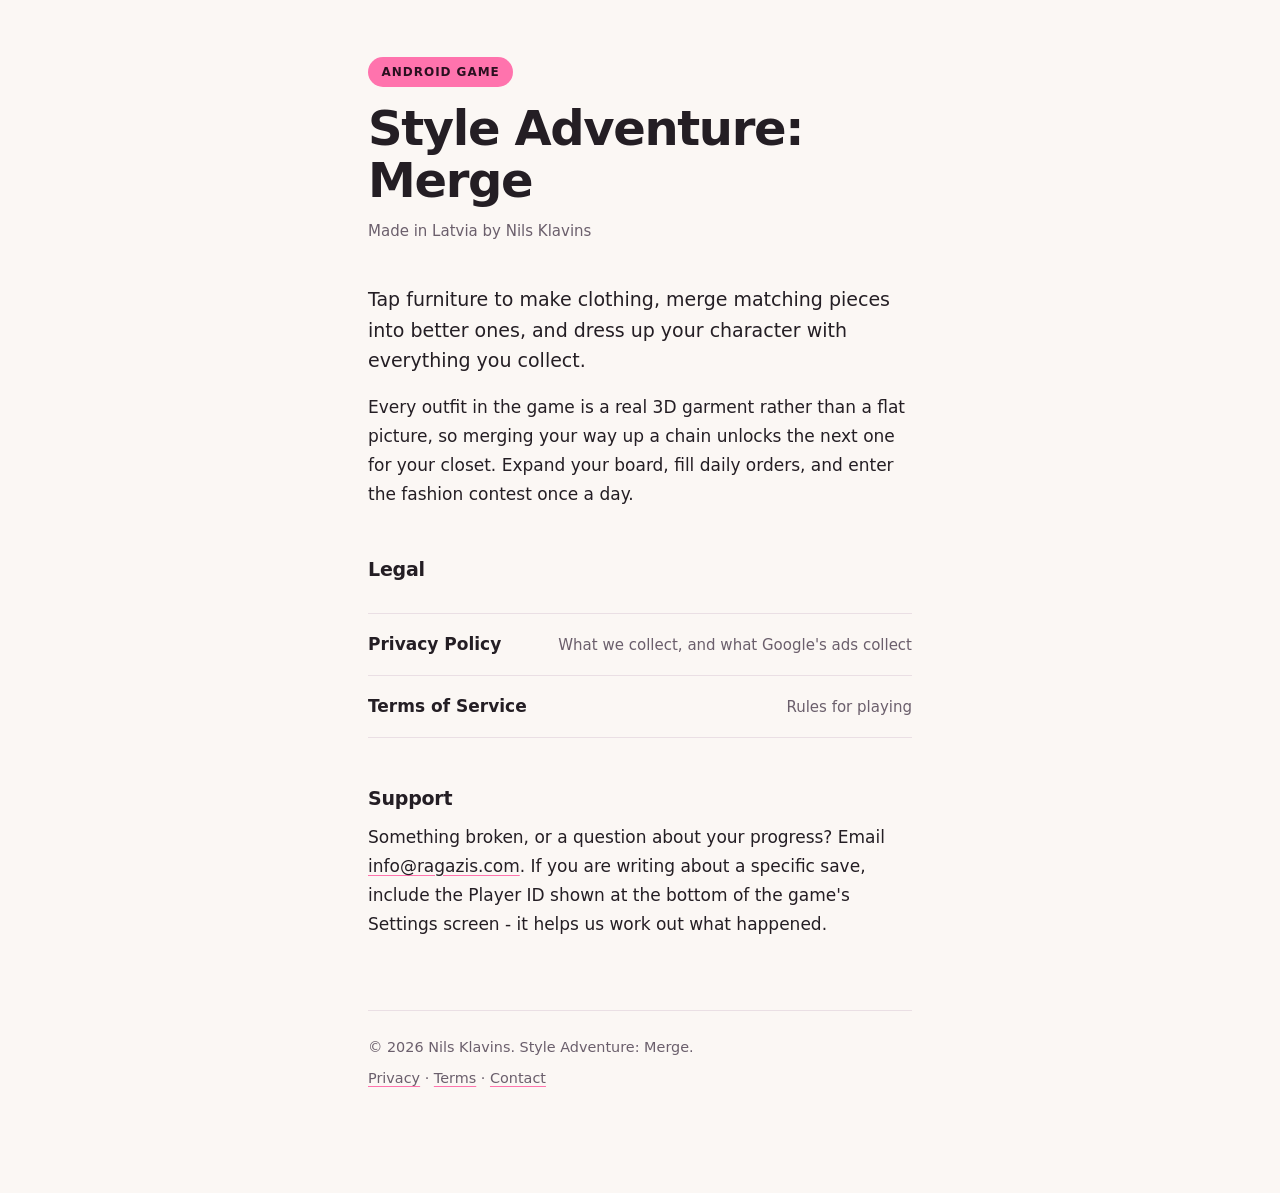
<file: index.html>
<!DOCTYPE html>
<html lang="en">
<head>
<meta charset="utf-8">
<meta name="viewport" content="width=device-width, initial-scale=1">
<title>Style Adventure: Merge</title>
<meta name="description" content="Style Adventure: Merge - a merge and dress-up game for Android. Privacy policy, terms of service, and support.">
<link rel="stylesheet" href="style.css">
</head>
<body>
<div class="wrap">

<header class="masthead">
  <span class="chip">Android game</span>
  <h1>Style&nbsp;Adventure: Merge</h1>
  <p class="dateline">Made in Latvia by Nils Klavins</p>
</header>

<main>
  <p class="lede">
    Tap furniture to make clothing, merge matching pieces into better ones, and dress up your
    character with everything you collect.
  </p>

  <p>
    Every outfit in the game is a real 3D garment rather than a flat picture, so merging your way
    up a chain unlocks the next one for your closet. Expand your board, fill daily orders, and
    enter the fashion contest once a day.
  </p>

  <h2>Legal</h2>
  <ul class="doclist">
    <li>
      <a href="privacy-policy.html">
        <span class="title">Privacy Policy</span>
        <span class="note">What we collect, and what Google's ads collect</span>
      </a>
    </li>
    <li>
      <a href="terms.html">
        <span class="title">Terms of Service</span>
        <span class="note">Rules for playing</span>
      </a>
    </li>
  </ul>

  <h2>Support</h2>
  <p>
    Something broken, or a question about your progress? Email
    <a href="mailto:info@ragazis.com">info@ragazis.com</a>.
    If you are writing about a specific save, include the Player ID shown at the bottom of the
    game's Settings screen - it helps us work out what happened.
  </p>
</main>

<footer class="foot">
  <p>&copy; 2026 Nils Klavins. Style Adventure: Merge.</p>
  <p><a href="privacy-policy.html">Privacy</a> &middot; <a href="terms.html">Terms</a> &middot; <a href="mailto:info@ragazis.com">Contact</a></p>
</footer>

</div>
</body>
</html>
</file>
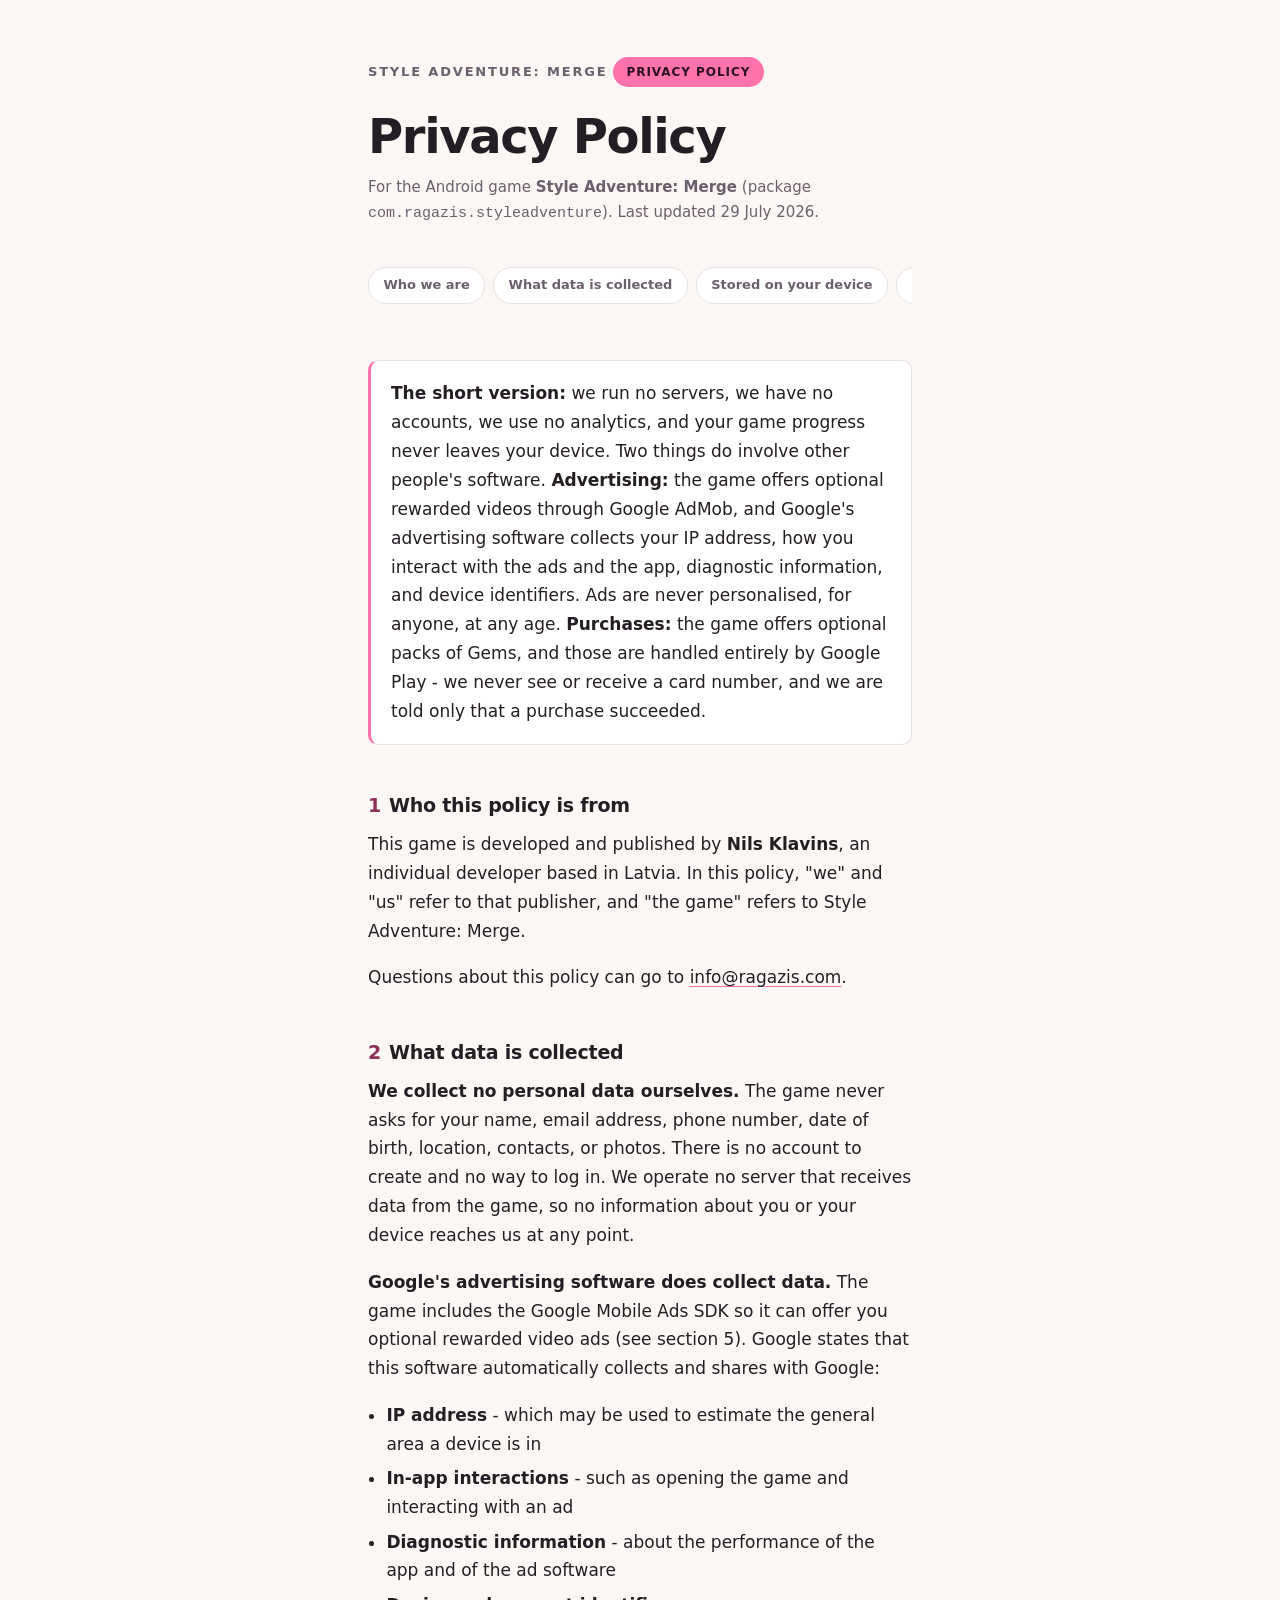
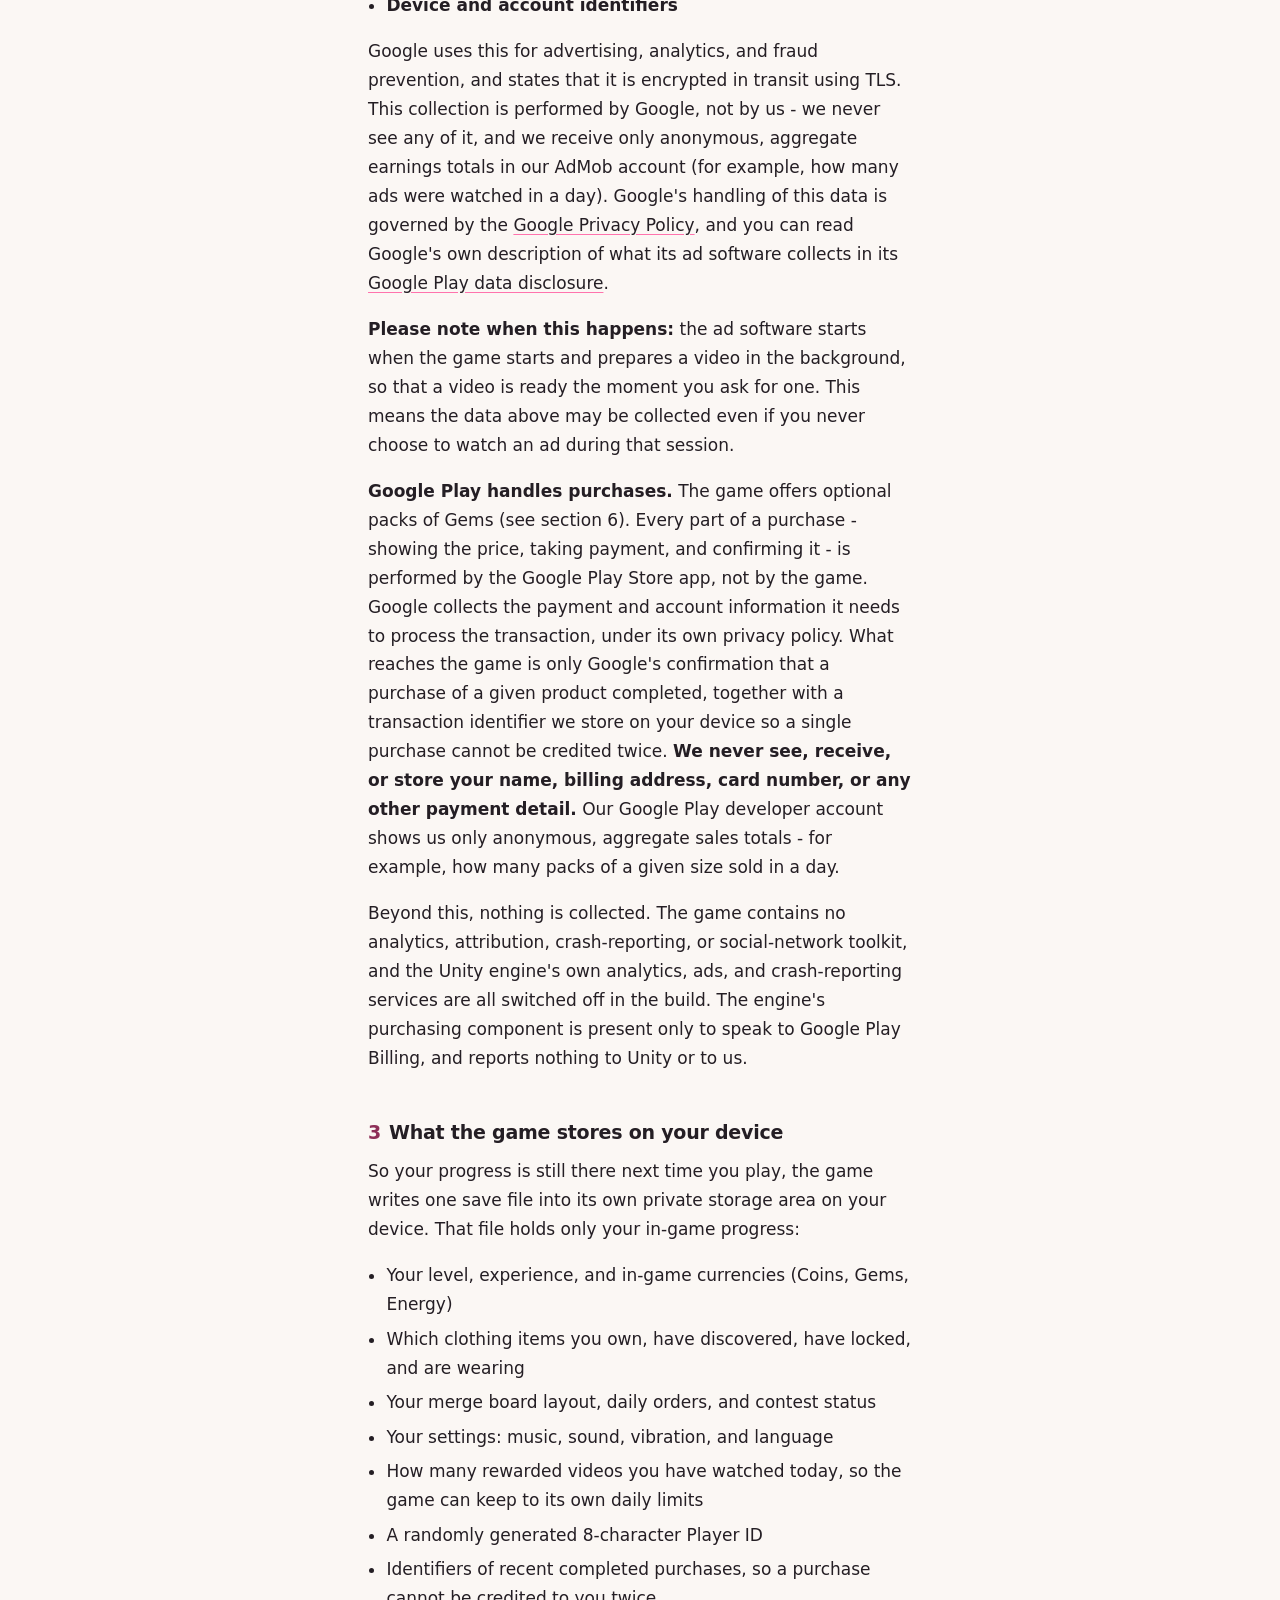
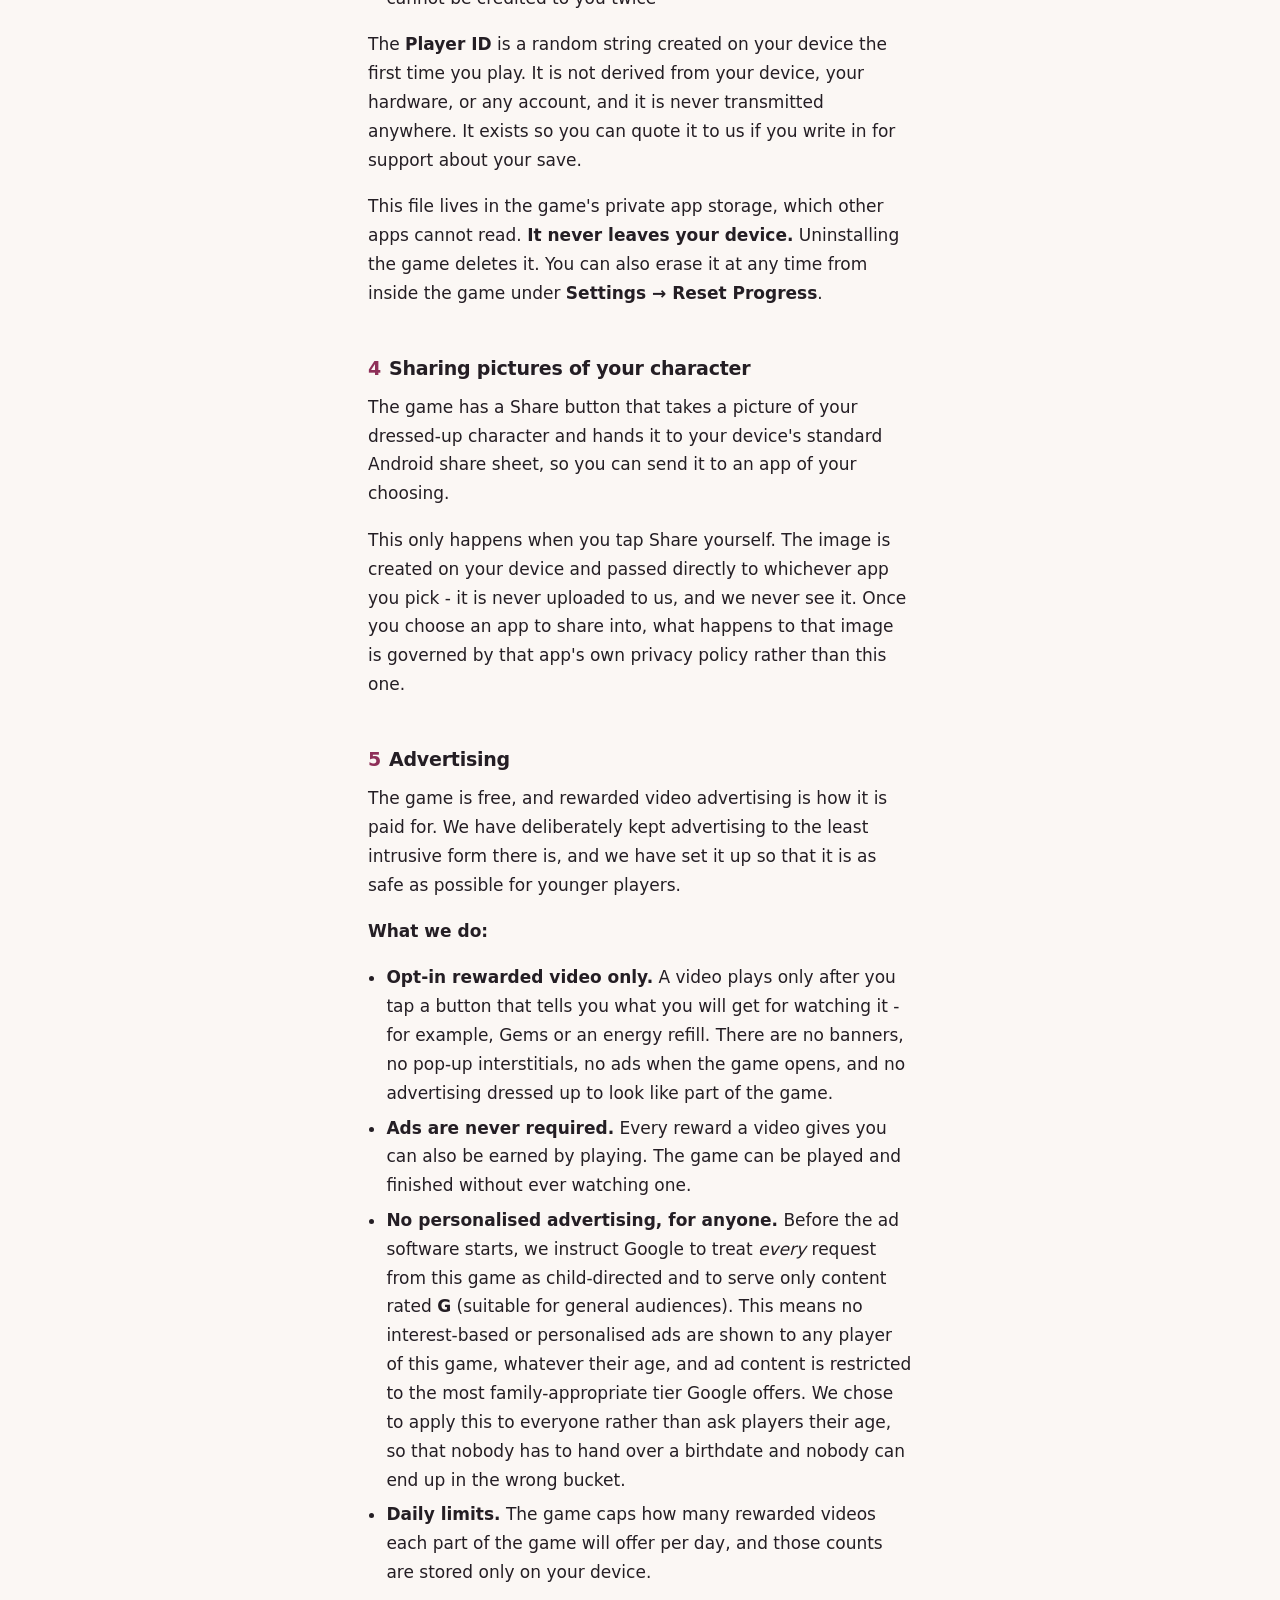
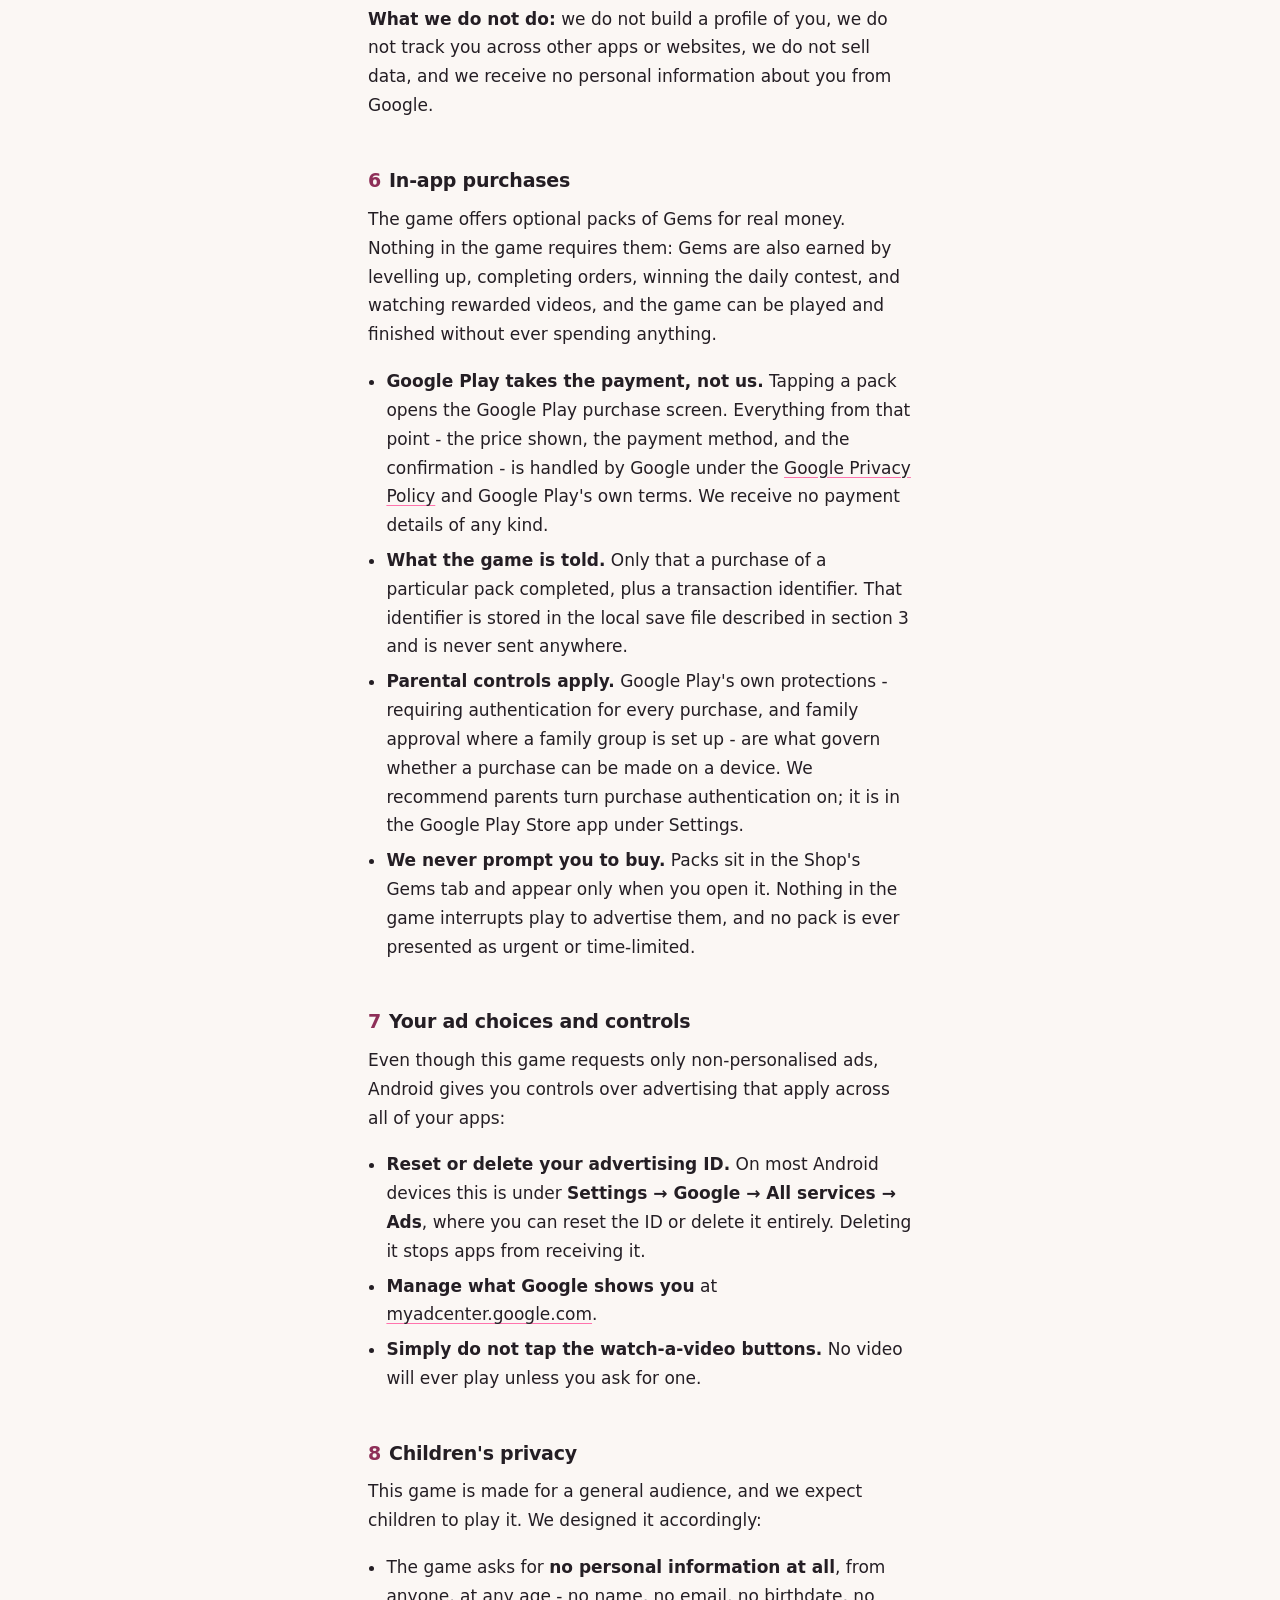
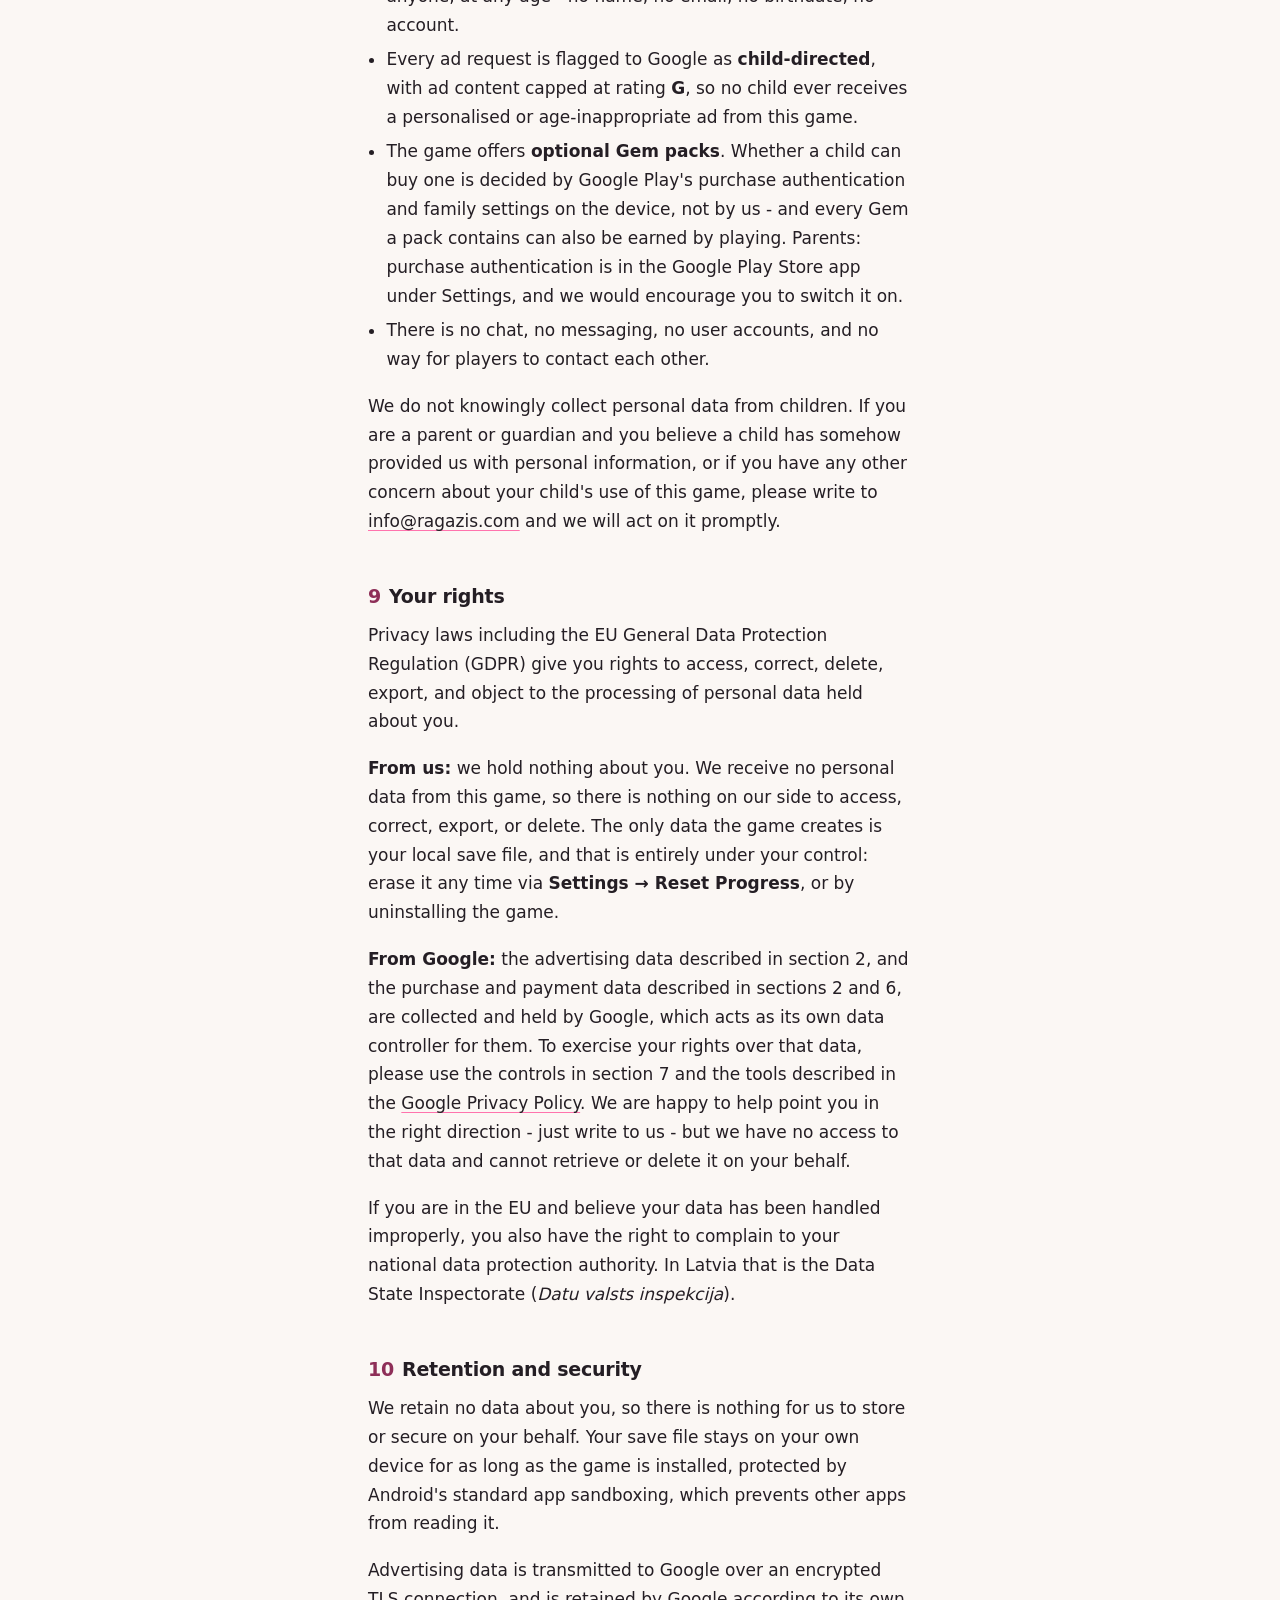
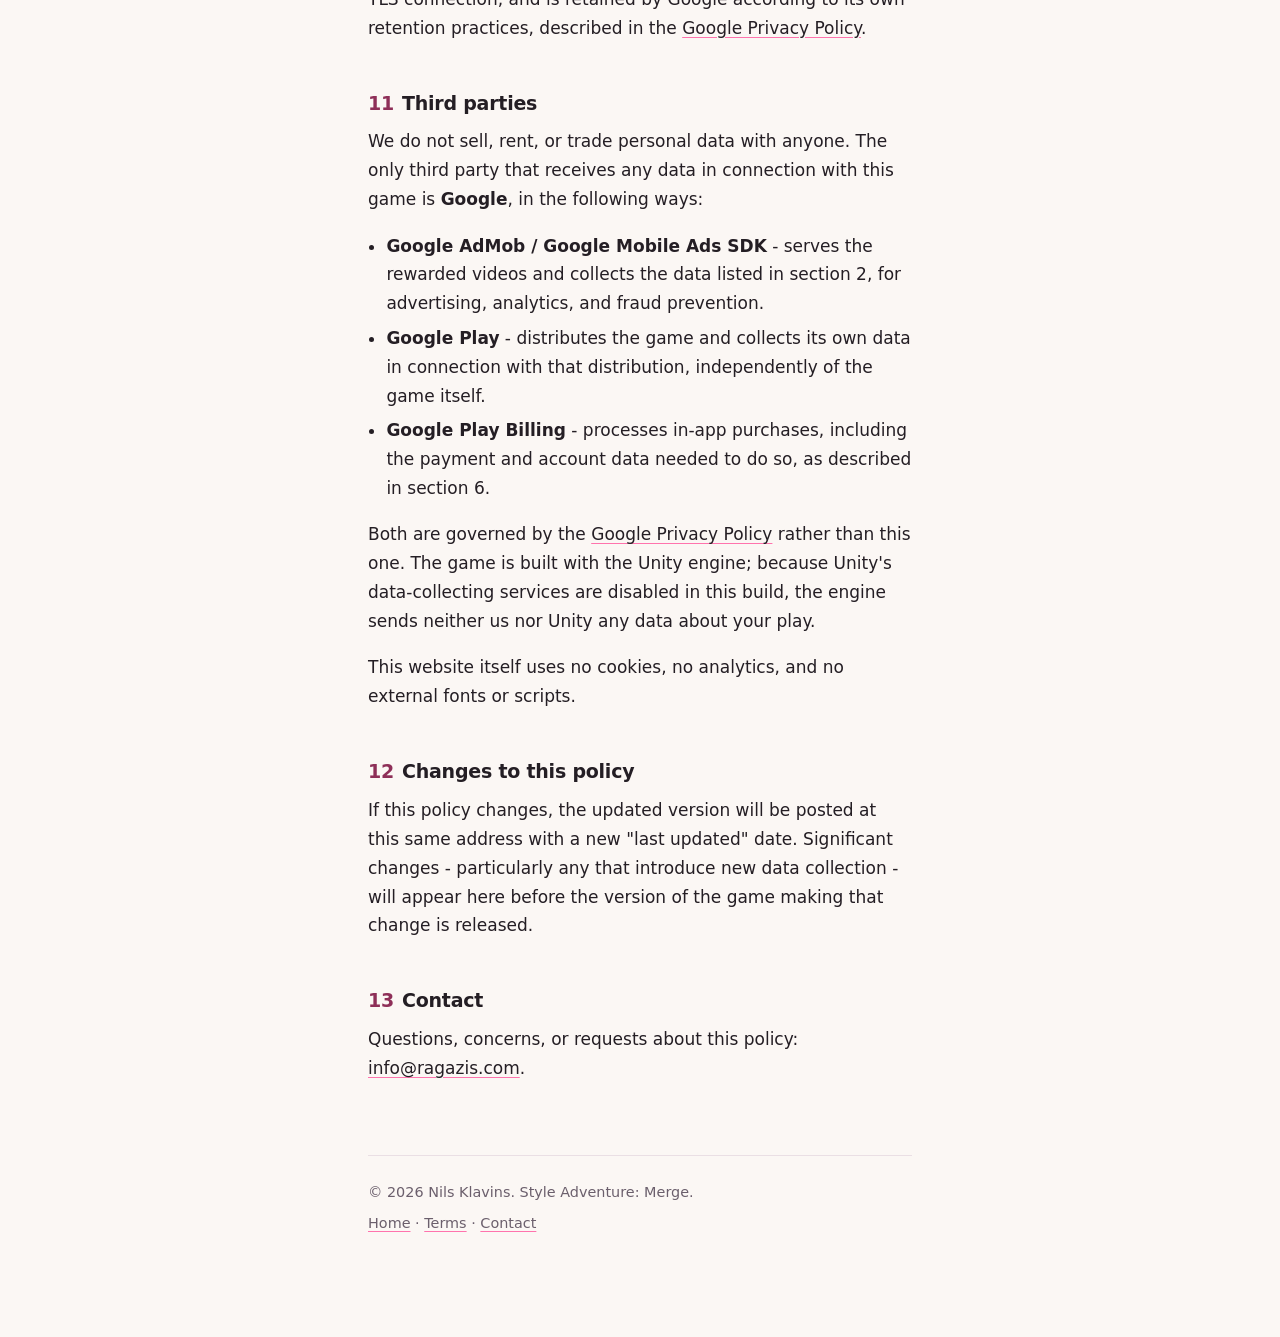
<file: privacy-policy.html>
<!DOCTYPE html>
<html lang="en">
<head>
<meta charset="utf-8">
<meta name="viewport" content="width=device-width, initial-scale=1">
<title>Privacy Policy - Style Adventure: Merge</title>
<meta name="description" content="Privacy policy for the Android game Style Adventure: Merge. We collect no personal data ourselves; the game shows opt-in rewarded video ads through Google AdMob and offers optional in-app purchases through Google Play, both of which involve data described here.">
<link rel="stylesheet" href="style.css">
</head>
<body>
<div class="wrap">

<header class="masthead">
  <a class="wordmark" href="index.html">Style Adventure: Merge</a>
  <span class="chip">Privacy Policy</span>
  <h1>Privacy Policy</h1>
  <p class="dateline">For the Android game <strong>Style Adventure: Merge</strong> (package
    <code>com.ragazis.styleadventure</code>). Last updated 29 July 2026.</p>
</header>

<nav class="rail" aria-label="Sections">
  <ul>
    <li><a href="#who">Who we are</a></li>
    <li><a href="#collect">What data is collected</a></li>
    <li><a href="#device">Stored on your device</a></li>
    <li><a href="#sharing">Sharing pictures</a></li>
    <li><a href="#ads">Advertising</a></li>
    <li><a href="#purchases">Purchases</a></li>
    <li><a href="#choices">Your ad choices</a></li>
    <li><a href="#children">Children</a></li>
    <li><a href="#rights">Your rights</a></li>
    <li><a href="#security">Retention and security</a></li>
    <li><a href="#third">Third parties</a></li>
    <li><a href="#changes">Changes</a></li>
    <li><a href="#contact">Contact</a></li>
  </ul>
</nav>

<main>

<div class="callout">
  <p><strong>The short version:</strong> we run no servers, we have no accounts, we use no
  analytics, and your game progress never leaves your device. Two things do involve other people's
  software. <strong>Advertising:</strong> the game offers optional rewarded videos through Google
  AdMob, and Google's advertising software collects your IP address, how you interact with the ads
  and the app, diagnostic information, and device identifiers. Ads are never personalised, for
  anyone, at any age. <strong>Purchases:</strong> the game offers optional packs of Gems, and those
  are handled entirely by Google Play - we never see or receive a card number, and we are told only
  that a purchase succeeded.</p>
</div>

<h2 id="who"><span class="num">1</span>Who this policy is from</h2>
<p>
  This game is developed and published by <strong>Nils Klavins</strong>, an individual developer
  based in Latvia. In this policy, "we" and "us" refer to that publisher, and "the game" refers to
  Style Adventure: Merge.
</p>
<p>
  Questions about this policy can go to <a href="mailto:info@ragazis.com">info@ragazis.com</a>.
</p>

<h2 id="collect"><span class="num">2</span>What data is collected</h2>
<p>
  <strong>We collect no personal data ourselves.</strong> The game never asks for your name, email
  address, phone number, date of birth, location, contacts, or photos. There is no account to create
  and no way to log in. We operate no server that receives data from the game, so no information
  about you or your device reaches us at any point.
</p>
<p>
  <strong>Google's advertising software does collect data.</strong> The game includes the Google
  Mobile Ads SDK so it can offer you optional rewarded video ads (see section 5). Google states that
  this software automatically collects and shares with Google:
</p>
<ul class="plain">
  <li><strong>IP address</strong> - which may be used to estimate the general area a device is in</li>
  <li><strong>In-app interactions</strong> - such as opening the game and interacting with an ad</li>
  <li><strong>Diagnostic information</strong> - about the performance of the app and of the ad software</li>
  <li><strong>Device and account identifiers</strong></li>
</ul>
<p>
  Google uses this for advertising, analytics, and fraud prevention, and states that it is encrypted
  in transit using TLS. This collection is performed by Google, not by us - we never see any of it,
  and we receive only anonymous, aggregate earnings totals in our AdMob account (for example, how
  many ads were watched in a day). Google's handling of this data is governed by the
  <a href="https://policies.google.com/privacy">Google Privacy Policy</a>, and you can read Google's
  own description of what its ad software collects in its
  <a href="https://developers.google.com/admob/unity/privacy/play-data-disclosure">Google Play data
  disclosure</a>.
</p>
<p>
  <strong>Please note when this happens:</strong> the ad software starts when the game starts and
  prepares a video in the background, so that a video is ready the moment you ask for one. This means
  the data above may be collected even if you never choose to watch an ad during that session.
</p>
<p>
  <strong>Google Play handles purchases.</strong> The game offers optional packs of Gems (see
  section 6). Every part of a purchase - showing the price, taking payment, and confirming it - is
  performed by the Google Play Store app, not by the game. Google collects the payment and account
  information it needs to process the transaction, under its own privacy policy. What reaches the
  game is only Google's confirmation that a purchase of a given product completed, together with a
  transaction identifier we store on your device so a single purchase cannot be credited twice.
  <strong>We never see, receive, or store your name, billing address, card number, or any other
  payment detail.</strong> Our Google Play developer account shows us only anonymous, aggregate
  sales totals - for example, how many packs of a given size sold in a day.
</p>
<p>
  Beyond this, nothing is collected. The game contains no analytics, attribution, crash-reporting, or
  social-network toolkit, and the Unity engine's own analytics, ads, and crash-reporting services are
  all switched off in the build. The engine's purchasing component is present only to speak to Google
  Play Billing, and reports nothing to Unity or to us.
</p>

<h2 id="device"><span class="num">3</span>What the game stores on your device</h2>
<p>
  So your progress is still there next time you play, the game writes one save file into its own
  private storage area on your device. That file holds only your in-game progress:
</p>
<ul class="plain">
  <li>Your level, experience, and in-game currencies (Coins, Gems, Energy)</li>
  <li>Which clothing items you own, have discovered, have locked, and are wearing</li>
  <li>Your merge board layout, daily orders, and contest status</li>
  <li>Your settings: music, sound, vibration, and language</li>
  <li>How many rewarded videos you have watched today, so the game can keep to its own daily limits</li>
  <li>A randomly generated 8-character Player ID</li>
  <li>Identifiers of recent completed purchases, so a purchase cannot be credited to you twice</li>
</ul>
<p>
  The <strong>Player ID</strong> is a random string created on your device the first time you play.
  It is not derived from your device, your hardware, or any account, and it is never transmitted
  anywhere. It exists so you can quote it to us if you write in for support about your save.
</p>
<p>
  This file lives in the game's private app storage, which other apps cannot read.
  <strong>It never leaves your device.</strong> Uninstalling the game deletes it. You can also erase
  it at any time from inside the game under <strong>Settings &rarr; Reset Progress</strong>.
</p>

<h2 id="sharing"><span class="num">4</span>Sharing pictures of your character</h2>
<p>
  The game has a Share button that takes a picture of your dressed-up character and hands it to your
  device's standard Android share sheet, so you can send it to an app of your choosing.
</p>
<p>
  This only happens when you tap Share yourself. The image is created on your device and passed
  directly to whichever app you pick - it is never uploaded to us, and we never see it. Once you
  choose an app to share into, what happens to that image is governed by that app's own privacy
  policy rather than this one.
</p>

<h2 id="ads"><span class="num">5</span>Advertising</h2>
<p>
  The game is free, and rewarded video advertising is how it is paid for. We have deliberately kept
  advertising to the least intrusive form there is, and we have set it up so that it is as safe as
  possible for younger players.
</p>
<p><strong>What we do:</strong></p>
<ul class="plain">
  <li><strong>Opt-in rewarded video only.</strong> A video plays only after you tap a button that
    tells you what you will get for watching it - for example, Gems or an energy refill. There are no
    banners, no pop-up interstitials, no ads when the game opens, and no advertising dressed up to
    look like part of the game.</li>
  <li><strong>Ads are never required.</strong> Every reward a video gives you can also be earned by
    playing. The game can be played and finished without ever watching one.</li>
  <li><strong>No personalised advertising, for anyone.</strong> Before the ad software starts, we
    instruct Google to treat <em>every</em> request from this game as child-directed and to serve
    only content rated <strong>G</strong> (suitable for general audiences). This means no
    interest-based or personalised ads are shown to any player of this game, whatever their age, and
    ad content is restricted to the most family-appropriate tier Google offers. We chose to apply
    this to everyone rather than ask players their age, so that nobody has to hand over a birthdate
    and nobody can end up in the wrong bucket.</li>
  <li><strong>Daily limits.</strong> The game caps how many rewarded videos each part of the game
    will offer per day, and those counts are stored only on your device.</li>
</ul>
<p><strong>What we do not do:</strong> we do not build a profile of you, we do not track you across
  other apps or websites, we do not sell data, and we receive no personal information about you from
  Google.</p>
<h2 id="purchases"><span class="num">6</span>In-app purchases</h2>
<p>
  The game offers optional packs of Gems for real money. Nothing in the game requires them: Gems are
  also earned by levelling up, completing orders, winning the daily contest, and watching rewarded
  videos, and the game can be played and finished without ever spending anything.
</p>
<ul class="plain">
  <li><strong>Google Play takes the payment, not us.</strong> Tapping a pack opens the Google Play
    purchase screen. Everything from that point - the price shown, the payment method, and the
    confirmation - is handled by Google under the
    <a href="https://policies.google.com/privacy">Google Privacy Policy</a> and Google Play's own
    terms. We receive no payment details of any kind.</li>
  <li><strong>What the game is told.</strong> Only that a purchase of a particular pack completed,
    plus a transaction identifier. That identifier is stored in the local save file described in
    section 3 and is never sent anywhere.</li>
  <li><strong>Parental controls apply.</strong> Google Play's own protections - requiring
    authentication for every purchase, and family approval where a family group is set up - are
    what govern whether a purchase can be made on a device. We recommend parents turn purchase
    authentication on; it is in the Google Play Store app under Settings.</li>
  <li><strong>We never prompt you to buy.</strong> Packs sit in the Shop's Gems tab and appear only
    when you open it. Nothing in the game interrupts play to advertise them, and no pack is ever
    presented as urgent or time-limited.</li>
</ul>

<h2 id="choices"><span class="num">7</span>Your ad choices and controls</h2>
<p>
  Even though this game requests only non-personalised ads, Android gives you controls over
  advertising that apply across all of your apps:
</p>
<ul class="plain">
  <li><strong>Reset or delete your advertising ID.</strong> On most Android devices this is under
    <strong>Settings &rarr; Google &rarr; All services &rarr; Ads</strong>, where you can reset the
    ID or delete it entirely. Deleting it stops apps from receiving it.</li>
  <li><strong>Manage what Google shows you</strong> at
    <a href="https://myadcenter.google.com/">myadcenter.google.com</a>.</li>
  <li><strong>Simply do not tap the watch-a-video buttons.</strong> No video will ever play unless
    you ask for one.</li>
</ul>

<h2 id="children"><span class="num">8</span>Children's privacy</h2>
<p>
  This game is made for a general audience, and we expect children to play it. We designed it
  accordingly:
</p>
<ul class="plain">
  <li>The game asks for <strong>no personal information at all</strong>, from anyone, at any age -
    no name, no email, no birthdate, no account.</li>
  <li>Every ad request is flagged to Google as <strong>child-directed</strong>, with ad content
    capped at rating <strong>G</strong>, so no child ever receives a personalised or age-inappropriate
    ad from this game.</li>
  <li>The game offers <strong>optional Gem packs</strong>. Whether a child can buy one is decided
    by Google Play's purchase authentication and family settings on the device, not by us - and
    every Gem a pack contains can also be earned by playing. Parents: purchase authentication is in
    the Google Play Store app under Settings, and we would encourage you to switch it on.</li>
  <li>There is no chat, no messaging, no user accounts, and no way for players to contact each other.</li>
</ul>
<p>
  We do not knowingly collect personal data from children. If you are a parent or guardian and you
  believe a child has somehow provided us with personal information, or if you have any other concern
  about your child's use of this game, please write to
  <a href="mailto:info@ragazis.com">info@ragazis.com</a> and we will act on it promptly.
</p>

<h2 id="rights"><span class="num">9</span>Your rights</h2>
<p>
  Privacy laws including the EU General Data Protection Regulation (GDPR) give you rights to access,
  correct, delete, export, and object to the processing of personal data held about you.
</p>
<p>
  <strong>From us:</strong> we hold nothing about you. We receive no personal data from this game, so
  there is nothing on our side to access, correct, export, or delete. The only data the game creates
  is your local save file, and that is entirely under your control: erase it any time via
  <strong>Settings &rarr; Reset Progress</strong>, or by uninstalling the game.
</p>
<p>
  <strong>From Google:</strong> the advertising data described in section 2, and the purchase and
  payment data described in sections 2 and 6, are collected and held by Google, which acts as its
  own data controller for them. To exercise your rights over that data,
  please use the controls in section 7 and the tools described in the
  <a href="https://policies.google.com/privacy">Google Privacy Policy</a>. We are happy to help point
  you in the right direction - just write to us - but we have no access to that data and cannot
  retrieve or delete it on your behalf.
</p>
<p>
  If you are in the EU and believe your data has been handled improperly, you also have the right to
  complain to your national data protection authority. In Latvia that is the Data State Inspectorate
  (<em>Datu valsts inspekcija</em>).
</p>

<h2 id="security"><span class="num">10</span>Retention and security</h2>
<p>
  We retain no data about you, so there is nothing for us to store or secure on your behalf. Your
  save file stays on your own device for as long as the game is installed, protected by Android's
  standard app sandboxing, which prevents other apps from reading it.
</p>
<p>
  Advertising data is transmitted to Google over an encrypted TLS connection, and is retained by
  Google according to its own retention practices, described in the
  <a href="https://policies.google.com/privacy">Google Privacy Policy</a>.
</p>

<h2 id="third"><span class="num">11</span>Third parties</h2>
<p>
  We do not sell, rent, or trade personal data with anyone. The only third party that receives any
  data in connection with this game is <strong>Google</strong>, in the following ways:
</p>
<ul class="plain">
  <li><strong>Google AdMob / Google Mobile Ads SDK</strong> - serves the rewarded videos and collects
    the data listed in section 2, for advertising, analytics, and fraud prevention.</li>
  <li><strong>Google Play</strong> - distributes the game and collects its own data in connection
    with that distribution, independently of the game itself.</li>
  <li><strong>Google Play Billing</strong> - processes in-app purchases, including the payment and
    account data needed to do so, as described in section 6.</li>
</ul>
<p>
  Both are governed by the <a href="https://policies.google.com/privacy">Google Privacy Policy</a>
  rather than this one. The game is built with the Unity engine; because Unity's data-collecting
  services are disabled in this build, the engine sends neither us nor Unity any data about your
  play.
</p>
<p>
  This website itself uses no cookies, no analytics, and no external fonts or scripts.
</p>

<h2 id="changes"><span class="num">12</span>Changes to this policy</h2>
<p>
  If this policy changes, the updated version will be posted at this same address with a new "last
  updated" date. Significant changes - particularly any that introduce new data collection - will
  appear here before the version of the game making that change is released.
</p>

<h2 id="contact"><span class="num">13</span>Contact</h2>
<p>
  Questions, concerns, or requests about this policy:
  <a href="mailto:info@ragazis.com">info@ragazis.com</a>.
</p>

</main>

<footer class="foot">
  <p>&copy; 2026 Nils Klavins. Style Adventure: Merge.</p>
  <p><a href="index.html">Home</a> &middot; <a href="terms.html">Terms</a> &middot; <a href="mailto:info@ragazis.com">Contact</a></p>
</footer>

</div>
</body>
</html>
</file>
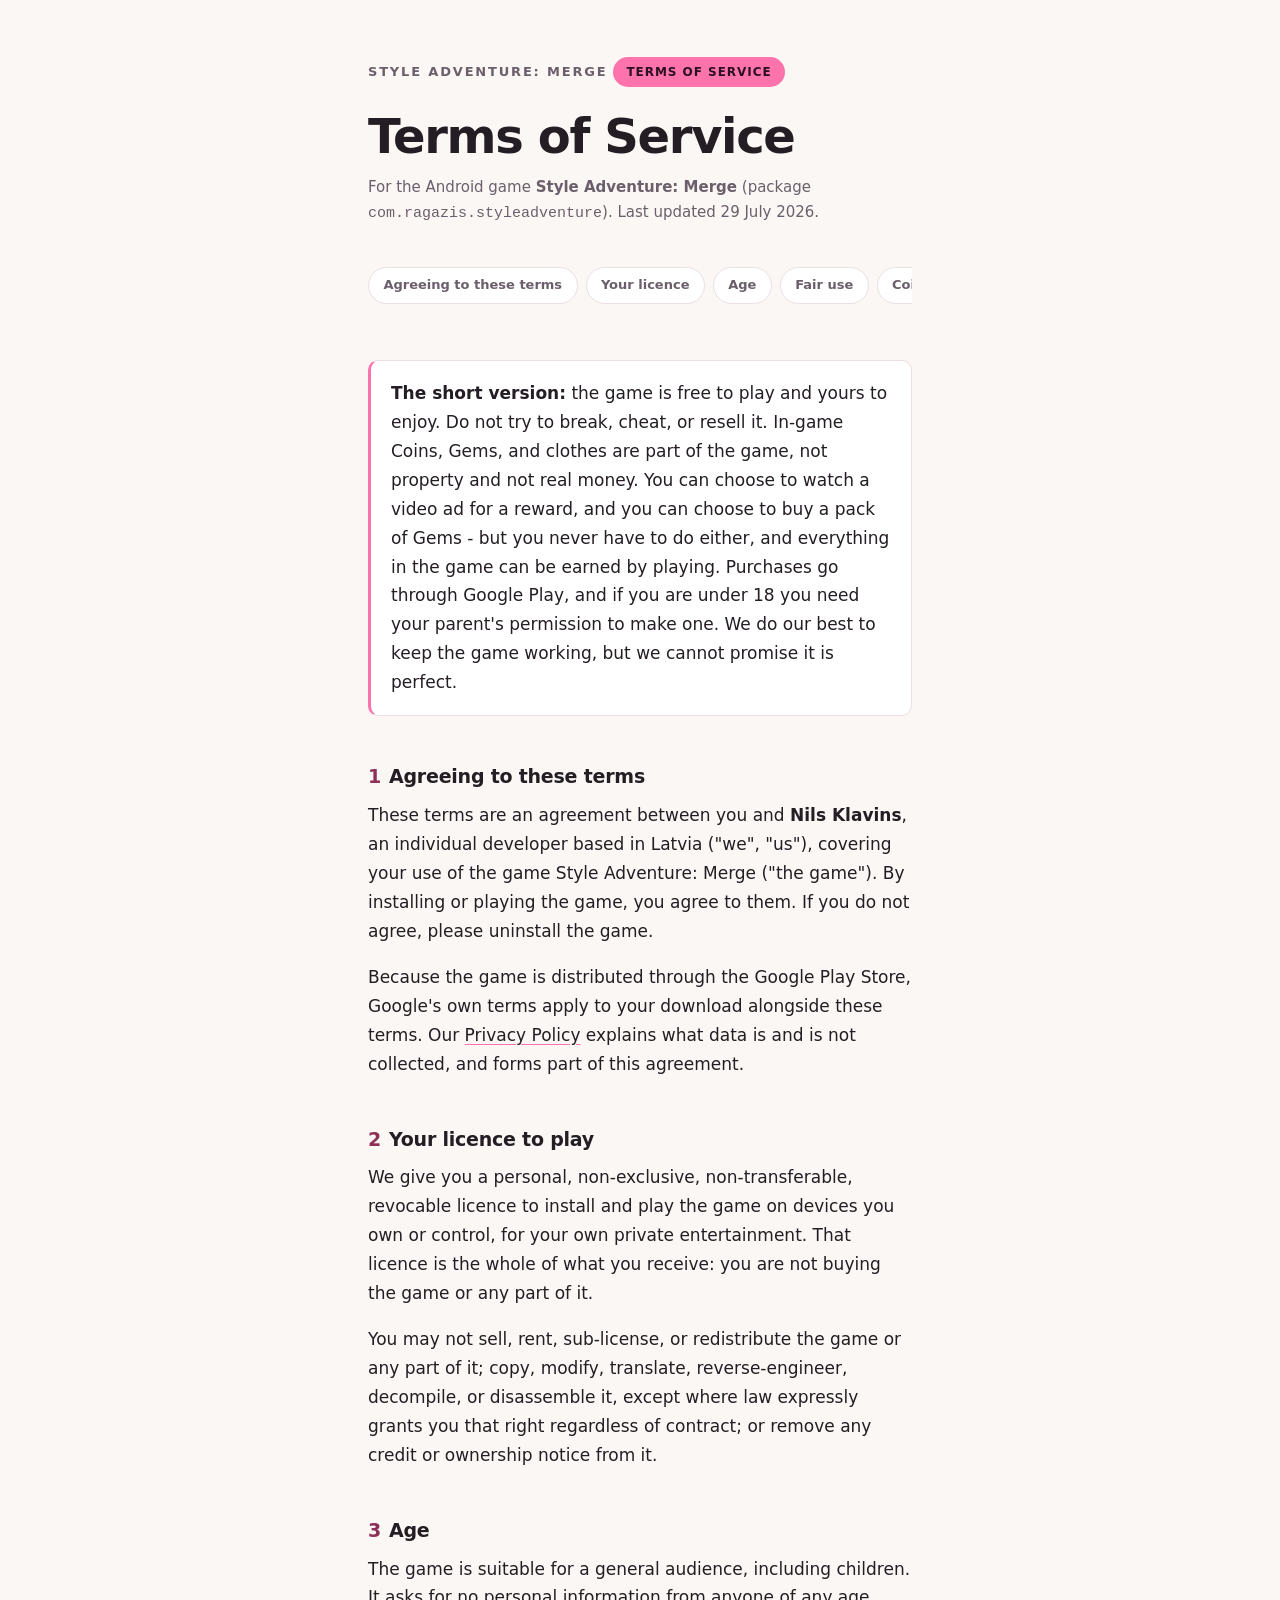
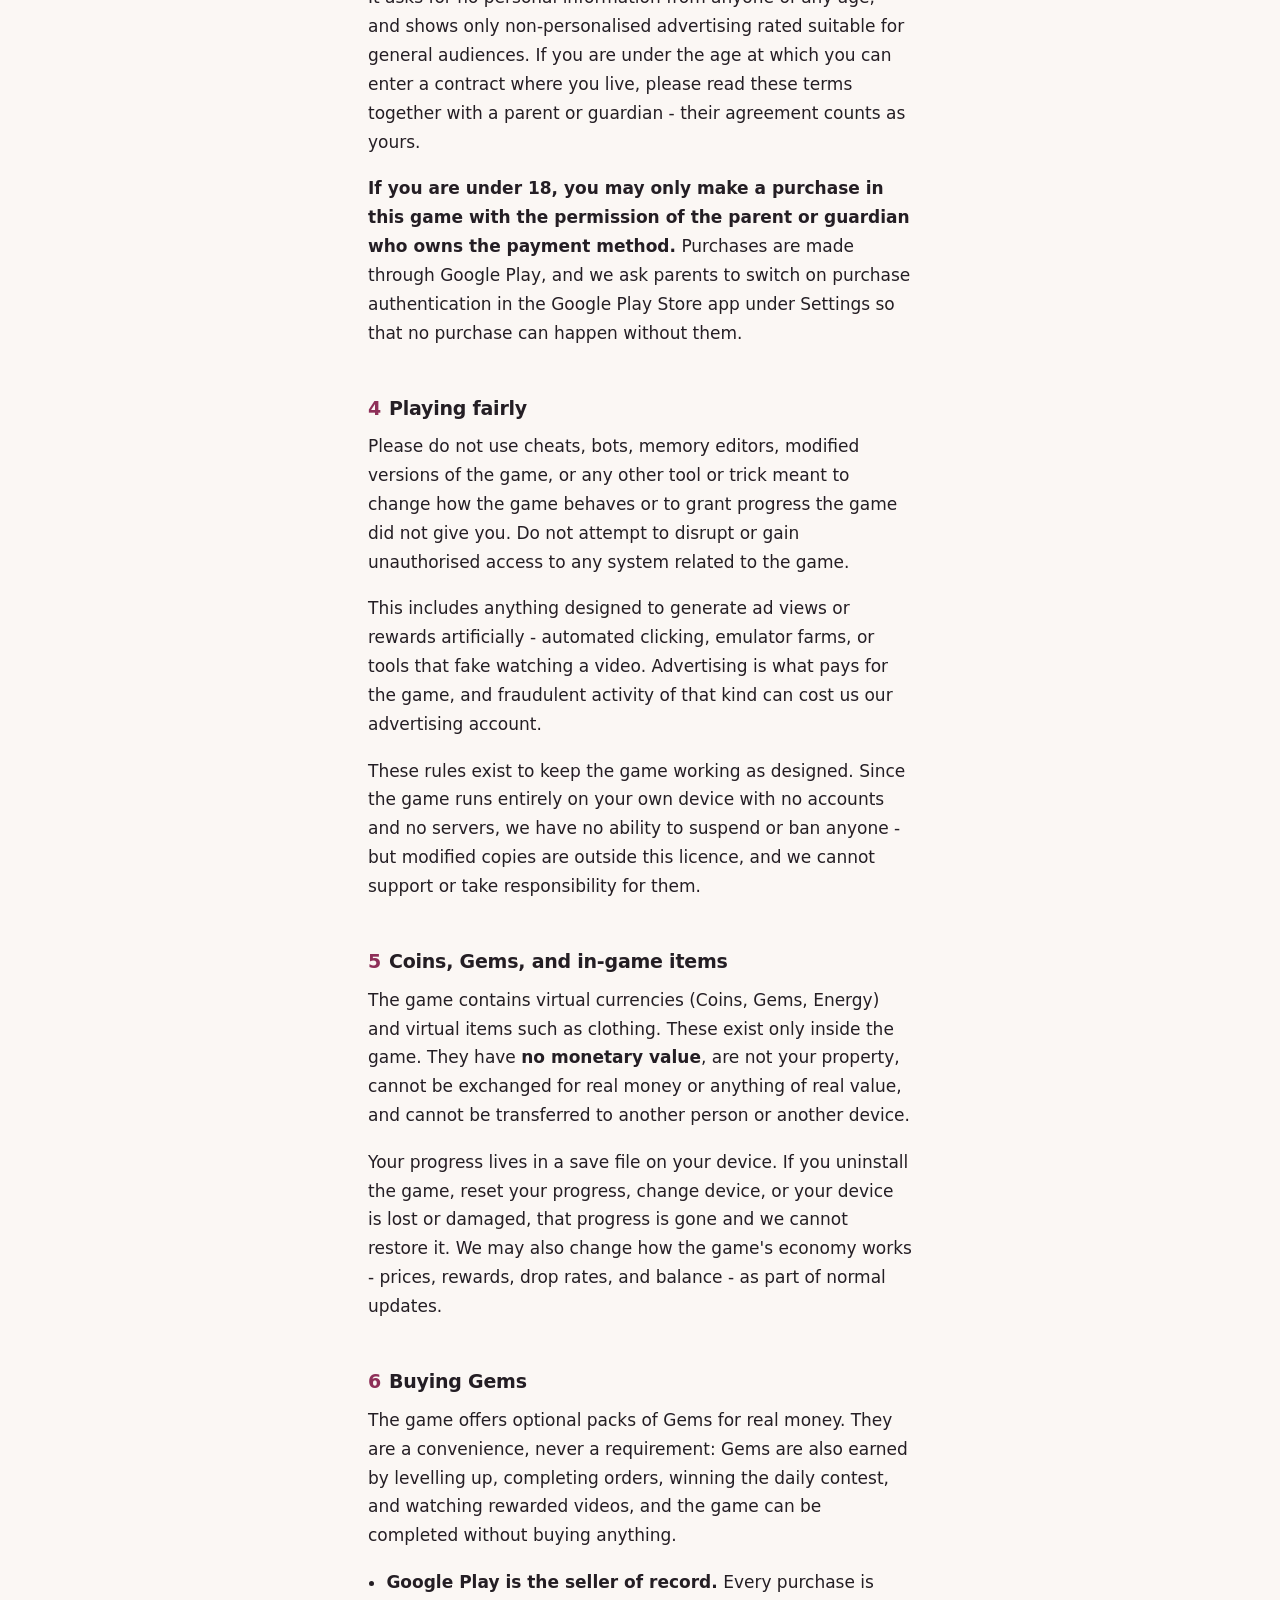
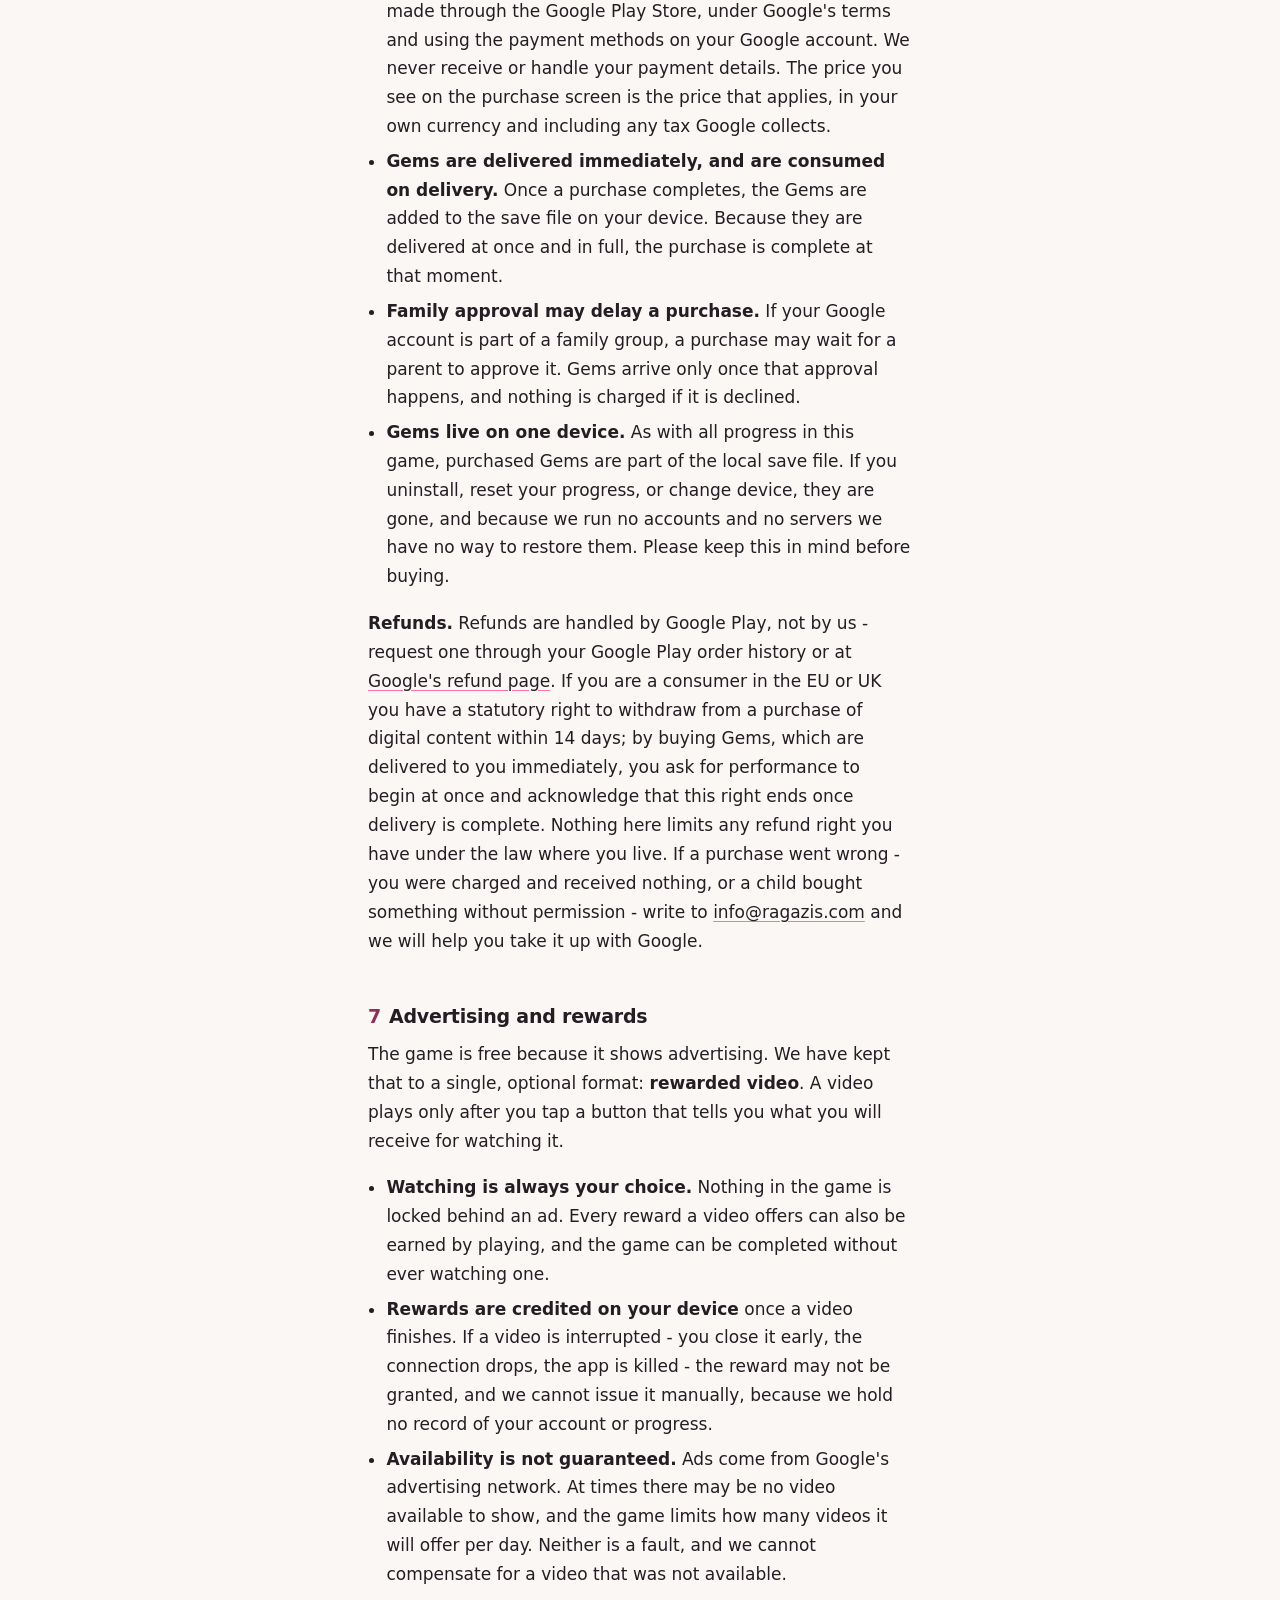
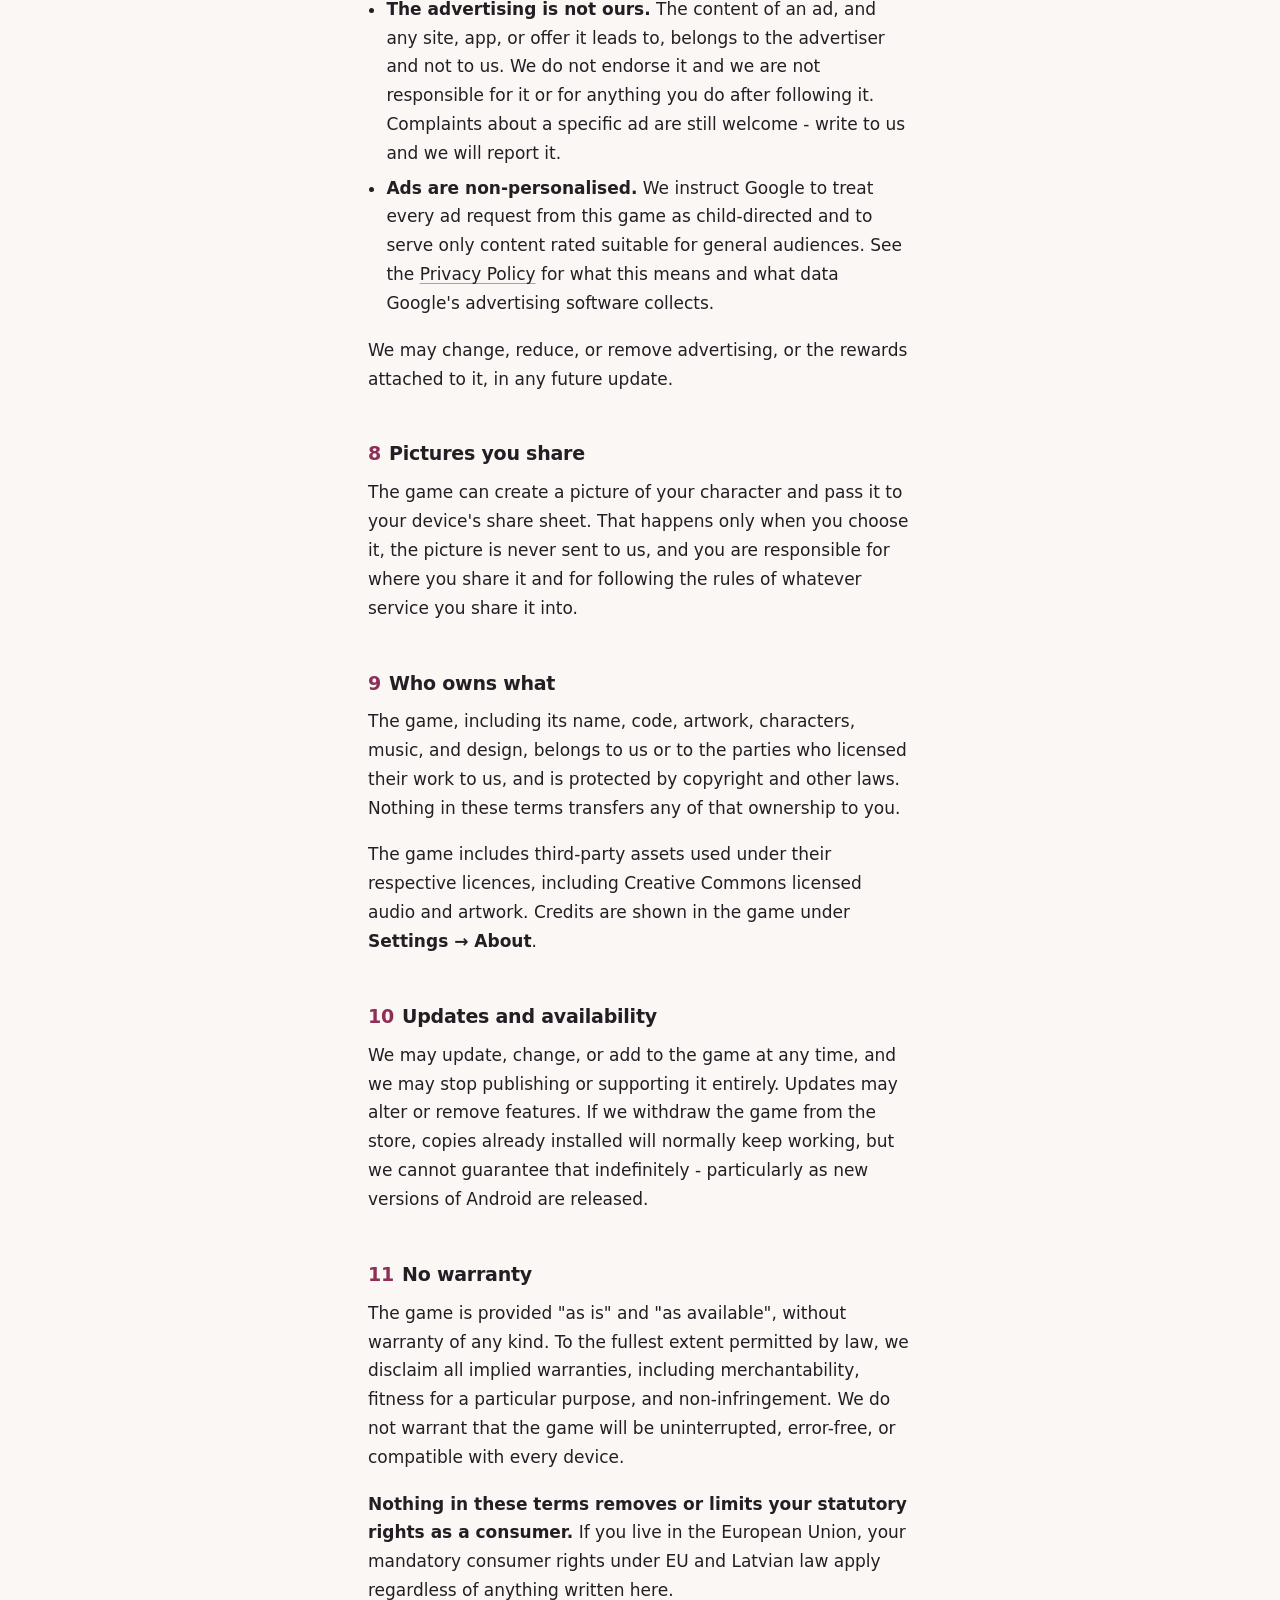
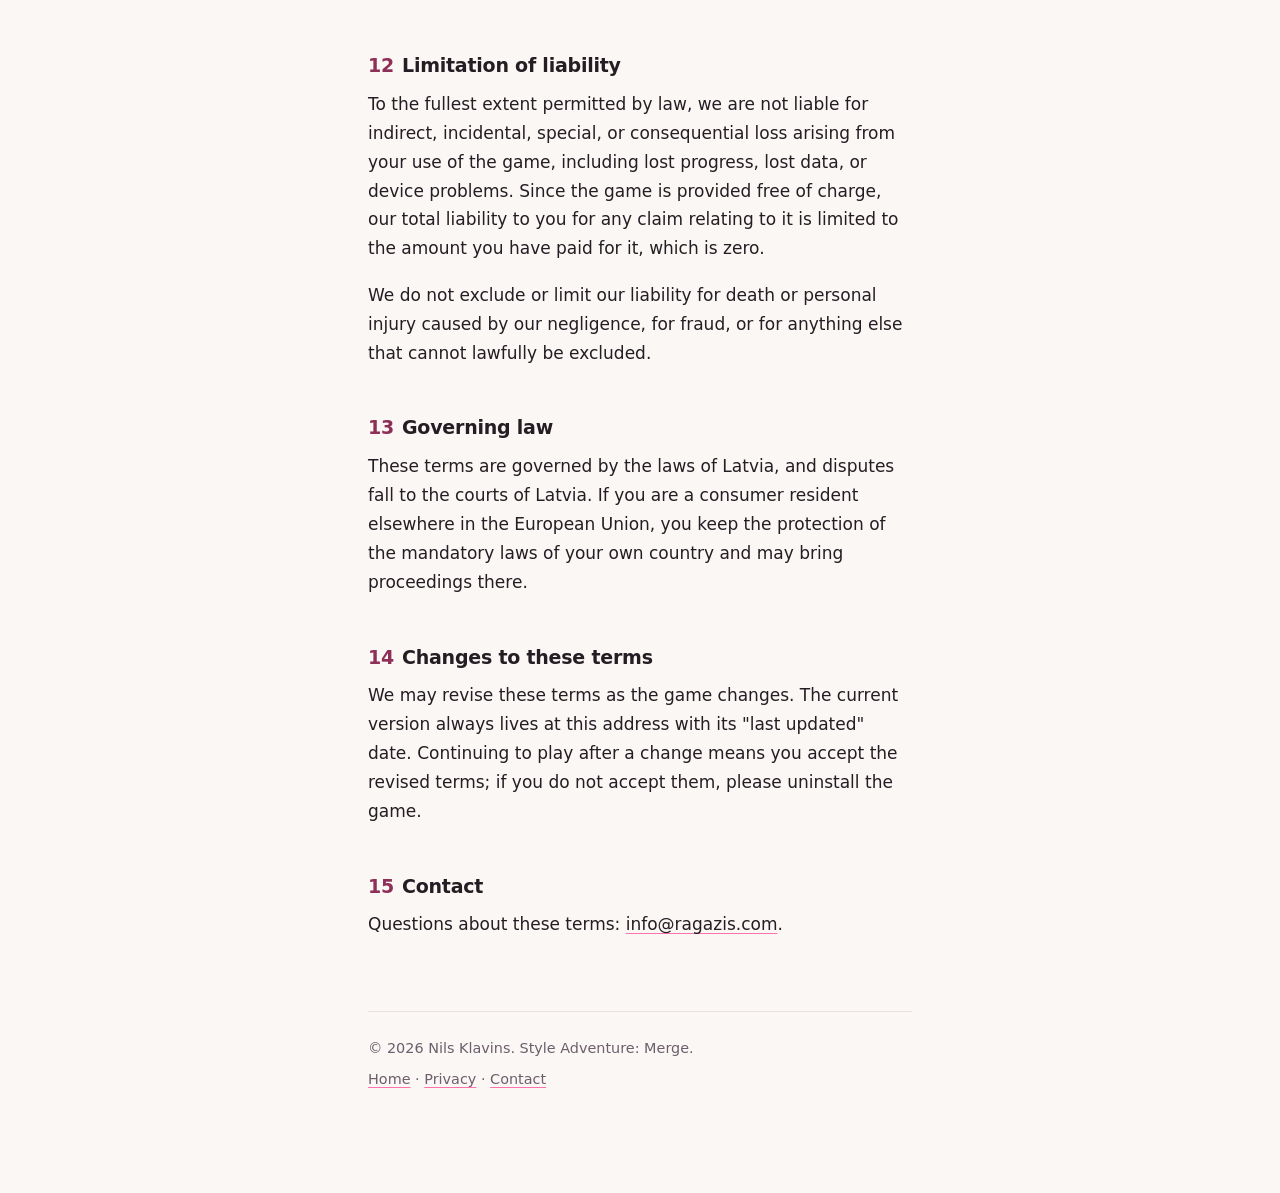
<file: terms.html>
<!DOCTYPE html>
<html lang="en">
<head>
<meta charset="utf-8">
<meta name="viewport" content="width=device-width, initial-scale=1">
<title>Terms of Service - Style Adventure: Merge</title>
<meta name="description" content="Terms of service for the Android game Style Adventure: Merge. Free to play, with optional rewarded video ads and optional in-app purchases of Gems through Google Play.">
<link rel="stylesheet" href="style.css">
</head>
<body>
<div class="wrap">

<header class="masthead">
  <a class="wordmark" href="index.html">Style Adventure: Merge</a>
  <span class="chip">Terms of Service</span>
  <h1>Terms of Service</h1>
  <p class="dateline">For the Android game <strong>Style Adventure: Merge</strong> (package
    <code>com.ragazis.styleadventure</code>). Last updated 29 July 2026.</p>
</header>

<nav class="rail" aria-label="Sections">
  <ul>
    <li><a href="#accept">Agreeing to these terms</a></li>
    <li><a href="#licence">Your licence</a></li>
    <li><a href="#age">Age</a></li>
    <li><a href="#fair">Fair use</a></li>
    <li><a href="#items">Coins, Gems, and items</a></li>
    <li><a href="#purchases">Buying Gems</a></li>
    <li><a href="#ads">Ads and rewards</a></li>
    <li><a href="#pictures">Pictures you share</a></li>
    <li><a href="#ip">Who owns what</a></li>
    <li><a href="#updates">Updates and availability</a></li>
    <li><a href="#warranty">No warranty</a></li>
    <li><a href="#liability">Liability</a></li>
    <li><a href="#law">Governing law</a></li>
    <li><a href="#changes">Changes</a></li>
    <li><a href="#contact">Contact</a></li>
  </ul>
</nav>

<main>

<div class="callout">
  <p><strong>The short version:</strong> the game is free to play and yours to enjoy. Do not try to
  break, cheat, or resell it. In-game Coins, Gems, and clothes are part of the game, not property
  and not real money. You can choose to watch a video ad for a reward, and you can choose to buy a
  pack of Gems - but you never have to do either, and everything in the game can be earned by
  playing. Purchases go through Google Play, and if you are under 18 you need your parent's
  permission to make one. We do our best to keep the game working, but we cannot promise it is
  perfect.</p>
</div>

<h2 id="accept"><span class="num">1</span>Agreeing to these terms</h2>
<p>
  These terms are an agreement between you and <strong>Nils Klavins</strong>, an individual developer
  based in Latvia ("we", "us"), covering your use of the game Style Adventure: Merge ("the game").
  By installing or playing the game, you agree to them. If you do not agree, please uninstall the
  game.
</p>
<p>
  Because the game is distributed through the Google Play Store, Google's own terms apply to your
  download alongside these terms. Our <a href="privacy-policy.html">Privacy Policy</a> explains what
  data is and is not collected, and forms part of this agreement.
</p>

<h2 id="licence"><span class="num">2</span>Your licence to play</h2>
<p>
  We give you a personal, non-exclusive, non-transferable, revocable licence to install and play the
  game on devices you own or control, for your own private entertainment. That licence is the whole
  of what you receive: you are not buying the game or any part of it.
</p>
<p>
  You may not sell, rent, sub-license, or redistribute the game or any part of it; copy, modify,
  translate, reverse-engineer, decompile, or disassemble it, except where law expressly grants you
  that right regardless of contract; or remove any credit or ownership notice from it.
</p>

<h2 id="age"><span class="num">3</span>Age</h2>
<p>
  The game is suitable for a general audience, including children. It asks for no personal
  information from anyone of any age, and shows only non-personalised advertising rated suitable for
  general audiences. If you are under the age at which you can enter a contract where you live,
  please read these terms together with a parent or guardian - their agreement counts as yours.
</p>
<p>
  <strong>If you are under 18, you may only make a purchase in this game with the permission of the
  parent or guardian who owns the payment method.</strong> Purchases are made through Google Play,
  and we ask parents to switch on purchase authentication in the Google Play Store app under
  Settings so that no purchase can happen without them.
</p>

<h2 id="fair"><span class="num">4</span>Playing fairly</h2>
<p>
  Please do not use cheats, bots, memory editors, modified versions of the game, or any other tool
  or trick meant to change how the game behaves or to grant progress the game did not give you. Do
  not attempt to disrupt or gain unauthorised access to any system related to the game.
</p>
<p>
  This includes anything designed to generate ad views or rewards artificially - automated clicking,
  emulator farms, or tools that fake watching a video. Advertising is what pays for the game, and
  fraudulent activity of that kind can cost us our advertising account.
</p>
<p>
  These rules exist to keep the game working as designed. Since the game runs entirely on your own
  device with no accounts and no servers, we have no ability to suspend or ban anyone - but modified
  copies are outside this licence, and we cannot support or take responsibility for them.
</p>

<h2 id="items"><span class="num">5</span>Coins, Gems, and in-game items</h2>
<p>
  The game contains virtual currencies (Coins, Gems, Energy) and virtual items such as clothing.
  These exist only inside the game. They have <strong>no monetary value</strong>, are not your
  property, cannot be exchanged for real money or anything of real value, and cannot be transferred
  to another person or another device.
</p>
<p>
  Your progress lives in a save file on your device. If you uninstall the game, reset your progress,
  change device, or your device is lost or damaged, that progress is gone and we cannot restore it.
  We may also change how the game's economy works - prices, rewards, drop rates, and balance - as
  part of normal updates.
</p>
<h2 id="purchases"><span class="num">6</span>Buying Gems</h2>
<p>
  The game offers optional packs of Gems for real money. They are a convenience, never a
  requirement: Gems are also earned by levelling up, completing orders, winning the daily contest,
  and watching rewarded videos, and the game can be completed without buying anything.
</p>
<ul class="plain">
  <li><strong>Google Play is the seller of record.</strong> Every purchase is made through the
    Google Play Store, under Google's terms and using the payment methods on your Google account.
    We never receive or handle your payment details. The price you see on the purchase screen is
    the price that applies, in your own currency and including any tax Google collects.</li>
  <li><strong>Gems are delivered immediately, and are consumed on delivery.</strong> Once a purchase
    completes, the Gems are added to the save file on your device. Because they are delivered at
    once and in full, the purchase is complete at that moment.</li>
  <li><strong>Family approval may delay a purchase.</strong> If your Google account is part of a
    family group, a purchase may wait for a parent to approve it. Gems arrive only once that
    approval happens, and nothing is charged if it is declined.</li>
  <li><strong>Gems live on one device.</strong> As with all progress in this game, purchased Gems
    are part of the local save file. If you uninstall, reset your progress, or change device, they
    are gone, and because we run no accounts and no servers we have no way to restore them. Please
    keep this in mind before buying.</li>
</ul>
<p>
  <strong>Refunds.</strong> Refunds are handled by Google Play, not by us - request one through your
  Google Play order history or at
  <a href="https://support.google.com/googleplay/answer/2479637">Google's refund page</a>. If you
  are a consumer in the EU or UK you have a statutory right to withdraw from a purchase of digital
  content within 14 days; by buying Gems, which are delivered to you immediately, you ask for
  performance to begin at once and acknowledge that this right ends once delivery is complete.
  Nothing here limits any refund right you have under the law where you live. If a purchase went
  wrong - you were charged and received nothing, or a child bought something without permission -
  write to <a href="mailto:info@ragazis.com">info@ragazis.com</a> and we will help you take it up
  with Google.
</p>

<h2 id="ads"><span class="num">7</span>Advertising and rewards</h2>
<p>
  The game is free because it shows advertising. We have kept that to a single, optional format:
  <strong>rewarded video</strong>. A video plays only after you tap a button that tells you what you
  will receive for watching it.
</p>
<ul class="plain">
  <li><strong>Watching is always your choice.</strong> Nothing in the game is locked behind an ad.
    Every reward a video offers can also be earned by playing, and the game can be completed without
    ever watching one.</li>
  <li><strong>Rewards are credited on your device</strong> once a video finishes. If a video is
    interrupted - you close it early, the connection drops, the app is killed - the reward may not be
    granted, and we cannot issue it manually, because we hold no record of your account or progress.</li>
  <li><strong>Availability is not guaranteed.</strong> Ads come from Google's advertising network. At
    times there may be no video available to show, and the game limits how many videos it will offer
    per day. Neither is a fault, and we cannot compensate for a video that was not available.</li>
  <li><strong>The advertising is not ours.</strong> The content of an ad, and any site, app, or offer
    it leads to, belongs to the advertiser and not to us. We do not endorse it and we are not
    responsible for it or for anything you do after following it. Complaints about a specific ad are
    still welcome - write to us and we will report it.</li>
  <li><strong>Ads are non-personalised.</strong> We instruct Google to treat every ad request from
    this game as child-directed and to serve only content rated suitable for general audiences. See
    the <a href="privacy-policy.html#ads">Privacy Policy</a> for what this means and what data
    Google's advertising software collects.</li>
</ul>
<p>
  We may change, reduce, or remove advertising, or the rewards attached to it, in any future update.
</p>

<h2 id="pictures"><span class="num">8</span>Pictures you share</h2>
<p>
  The game can create a picture of your character and pass it to your device's share sheet. That
  happens only when you choose it, the picture is never sent to us, and you are responsible for
  where you share it and for following the rules of whatever service you share it into.
</p>

<h2 id="ip"><span class="num">9</span>Who owns what</h2>
<p>
  The game, including its name, code, artwork, characters, music, and design, belongs to us or to
  the parties who licensed their work to us, and is protected by copyright and other laws. Nothing
  in these terms transfers any of that ownership to you.
</p>
<p>
  The game includes third-party assets used under their respective licences, including Creative
  Commons licensed audio and artwork. Credits are shown in the game under
  <strong>Settings &rarr; About</strong>.
</p>

<h2 id="updates"><span class="num">10</span>Updates and availability</h2>
<p>
  We may update, change, or add to the game at any time, and we may stop publishing or supporting it
  entirely. Updates may alter or remove features. If we withdraw the game from the store, copies
  already installed will normally keep working, but we cannot guarantee that indefinitely -
  particularly as new versions of Android are released.
</p>

<h2 id="warranty"><span class="num">11</span>No warranty</h2>
<p>
  The game is provided "as is" and "as available", without warranty of any kind. To the fullest
  extent permitted by law, we disclaim all implied warranties, including merchantability, fitness
  for a particular purpose, and non-infringement. We do not warrant that the game will be
  uninterrupted, error-free, or compatible with every device.
</p>
<p>
  <strong>Nothing in these terms removes or limits your statutory rights as a consumer.</strong> If
  you live in the European Union, your mandatory consumer rights under EU and Latvian law apply
  regardless of anything written here.
</p>

<h2 id="liability"><span class="num">12</span>Limitation of liability</h2>
<p>
  To the fullest extent permitted by law, we are not liable for indirect, incidental, special, or
  consequential loss arising from your use of the game, including lost progress, lost data, or
  device problems. Since the game is provided free of charge, our total liability to you for any
  claim relating to it is limited to the amount you have paid for it, which is zero.
</p>
<p>
  We do not exclude or limit our liability for death or personal injury caused by our negligence,
  for fraud, or for anything else that cannot lawfully be excluded.
</p>

<h2 id="law"><span class="num">13</span>Governing law</h2>
<p>
  These terms are governed by the laws of Latvia, and disputes fall to the courts of Latvia. If you
  are a consumer resident elsewhere in the European Union, you keep the protection of the mandatory
  laws of your own country and may bring proceedings there.
</p>

<h2 id="changes"><span class="num">14</span>Changes to these terms</h2>
<p>
  We may revise these terms as the game changes. The current version always lives at this address
  with its "last updated" date. Continuing to play after a change means you accept the revised
  terms; if you do not accept them, please uninstall the game.
</p>

<h2 id="contact"><span class="num">15</span>Contact</h2>
<p>
  Questions about these terms: <a href="mailto:info@ragazis.com">info@ragazis.com</a>.
</p>

</main>

<footer class="foot">
  <p>&copy; 2026 Nils Klavins. Style Adventure: Merge.</p>
  <p><a href="index.html">Home</a> &middot; <a href="privacy-policy.html">Privacy</a> &middot; <a href="mailto:info@ragazis.com">Contact</a></p>
</footer>

</div>
</body>
</html>
</file>
<file: style.css>
/* Style Adventure — site styles.
   Palette is taken from the game's own runtime colours: the pink is the exact
   equipped-card / active-chip colour, Color(1f, 0.45f, 0.68f) = #FF73AD.
   No external fonts or assets: a page that promises no tracking shouldn't
   quietly call out to a third-party CDN. */

:root {
  --paper:  #FBF7F4;
  --raised: #FFFFFF;
  --ink:    #241E24;
  --thread: #6B5F6C;
  --edge:   #EADFE4;
  --blush:  #FF73AD;
  --blush-ink: #8E2F58;
  --focus:  #2F6BD8;

  --measure: 34rem;
  --display: "Segoe UI Variable Display", "Segoe UI", system-ui, -apple-system,
             BlinkMacSystemFont, "Helvetica Neue", Arial, sans-serif;
  --body: "Segoe UI Variable Text", "Segoe UI", system-ui, -apple-system,
          BlinkMacSystemFont, "Helvetica Neue", Arial, sans-serif;

  color-scheme: light dark;
}

@media (prefers-color-scheme: dark) {
  :root {
    --paper:  #16131A;
    --raised: #201C26;
    --ink:    #F0EAEF;
    --thread: #B0A5B2;
    --edge:   #342E3A;
    --blush:  #FF8FBF;
    --blush-ink: #FFC2DA;
    --focus:  #8FB4FF;
  }
}

* { box-sizing: border-box; }

body {
  margin: 0;
  padding: 0 1.5rem 6rem;
  background: var(--paper);
  color: var(--ink);
  font-family: var(--body);
  font-size: 1.0625rem;
  line-height: 1.7;
  -webkit-font-smoothing: antialiased;
  text-rendering: optimizeLegibility;
}

.wrap { max-width: var(--measure); margin: 0 auto; }

/* ---- masthead ---------------------------------------------------------- */

header.masthead {
  padding: 3.5rem 0 0;
  margin-bottom: 2.5rem;
}

.wordmark {
  display: inline-block;
  font-family: var(--display);
  font-size: 0.8125rem;
  font-weight: 700;
  letter-spacing: 0.14em;
  text-transform: uppercase;
  color: var(--thread);
  text-decoration: none;
  margin-bottom: 1.75rem;
}
.wordmark:hover { color: var(--ink); }

/* The pink pill is a direct quote of the game's active category chip. */
.chip {
  display: inline-block;
  background: var(--blush);
  color: #2B1020;
  font-family: var(--display);
  font-size: 0.75rem;
  font-weight: 700;
  letter-spacing: 0.08em;
  text-transform: uppercase;
  padding: 0.3rem 0.85rem;
  border-radius: 999px;
  margin-bottom: 1rem;
}

h1 {
  font-family: var(--display);
  font-size: clamp(2.1rem, 7vw, 3rem);
  font-weight: 800;
  letter-spacing: -0.028em;
  line-height: 1.08;
  margin: 0 0 0.75rem;
}

.dateline {
  color: var(--thread);
  font-size: 0.9375rem;
  margin: 0;
}

/* ---- section chip row: the closet's horizontal category strip ---------- */

nav.rail {
  margin: 2.5rem 0 3rem;
  padding-bottom: 0.5rem;
  overflow-x: auto;
  overscroll-behavior-x: contain;
  scrollbar-width: thin;
}
nav.rail ul {
  display: flex;
  gap: 0.5rem;
  list-style: none;
  margin: 0;
  padding: 0;
  width: max-content;
}
nav.rail a {
  display: block;
  white-space: nowrap;
  font-family: var(--display);
  font-size: 0.8125rem;
  font-weight: 600;
  text-decoration: none;
  color: var(--thread);
  background: var(--raised);
  border: 1px solid var(--edge);
  border-radius: 999px;
  padding: 0.4rem 0.9rem;
  transition: color .15s, border-color .15s;
}
nav.rail a:hover { color: var(--ink); border-color: var(--blush); }

/* ---- prose ------------------------------------------------------------- */

main h2 {
  font-family: var(--display);
  font-size: 1.1875rem;
  font-weight: 700;
  letter-spacing: -0.012em;
  line-height: 1.3;
  margin: 3rem 0 0.75rem;
  scroll-margin-top: 1.5rem;
}
main h2 .num {
  color: var(--blush-ink);
  font-variant-numeric: tabular-nums;
  margin-right: 0.5rem;
}

p { margin: 0 0 1.1rem; }
ul.plain { padding-left: 1.15rem; margin: 0 0 1.1rem; }
ul.plain li { margin: 0.35rem 0; }

a { color: var(--ink); text-decoration-color: var(--blush); text-underline-offset: 0.18em; }
a:hover { color: var(--blush-ink); }

strong { font-weight: 650; }

:focus-visible {
  outline: 2px solid var(--focus);
  outline-offset: 3px;
  border-radius: 4px;
}

/* ---- callout: the cream panel from the board UI ------------------------ */

.callout {
  background: var(--raised);
  border: 1px solid var(--edge);
  border-left: 3px solid var(--blush);
  border-radius: 10px;
  padding: 1.15rem 1.25rem;
  margin: 0 0 2rem;
}
.callout p:last-child { margin-bottom: 0; }

/* ---- home page --------------------------------------------------------- */

.lede { font-size: 1.1875rem; line-height: 1.6; color: var(--ink); }

.doclist { list-style: none; padding: 0; margin: 2rem 0 0; }
.doclist li { border-top: 1px solid var(--edge); }
.doclist li:last-child { border-bottom: 1px solid var(--edge); }
.doclist a {
  display: flex;
  align-items: baseline;
  gap: 0.75rem;
  padding: 1rem 0;
  text-decoration: none;
  color: var(--ink);
}
.doclist a:hover .title { color: var(--blush-ink); }
.doclist .title { font-family: var(--display); font-weight: 650; font-size: 1.0625rem; }
.doclist .note { color: var(--thread); font-size: 0.9375rem; margin-left: auto; text-align: right; }

/* ---- footer ------------------------------------------------------------ */

footer.foot {
  margin-top: 4.5rem;
  padding-top: 1.5rem;
  border-top: 1px solid var(--edge);
  color: var(--thread);
  font-size: 0.9rem;
}
footer.foot a { color: var(--thread); }
footer.foot p { margin: 0 0 0.4rem; }

@media (prefers-reduced-motion: reduce) {
  * { transition: none !important; animation: none !important; }
}
</file>
